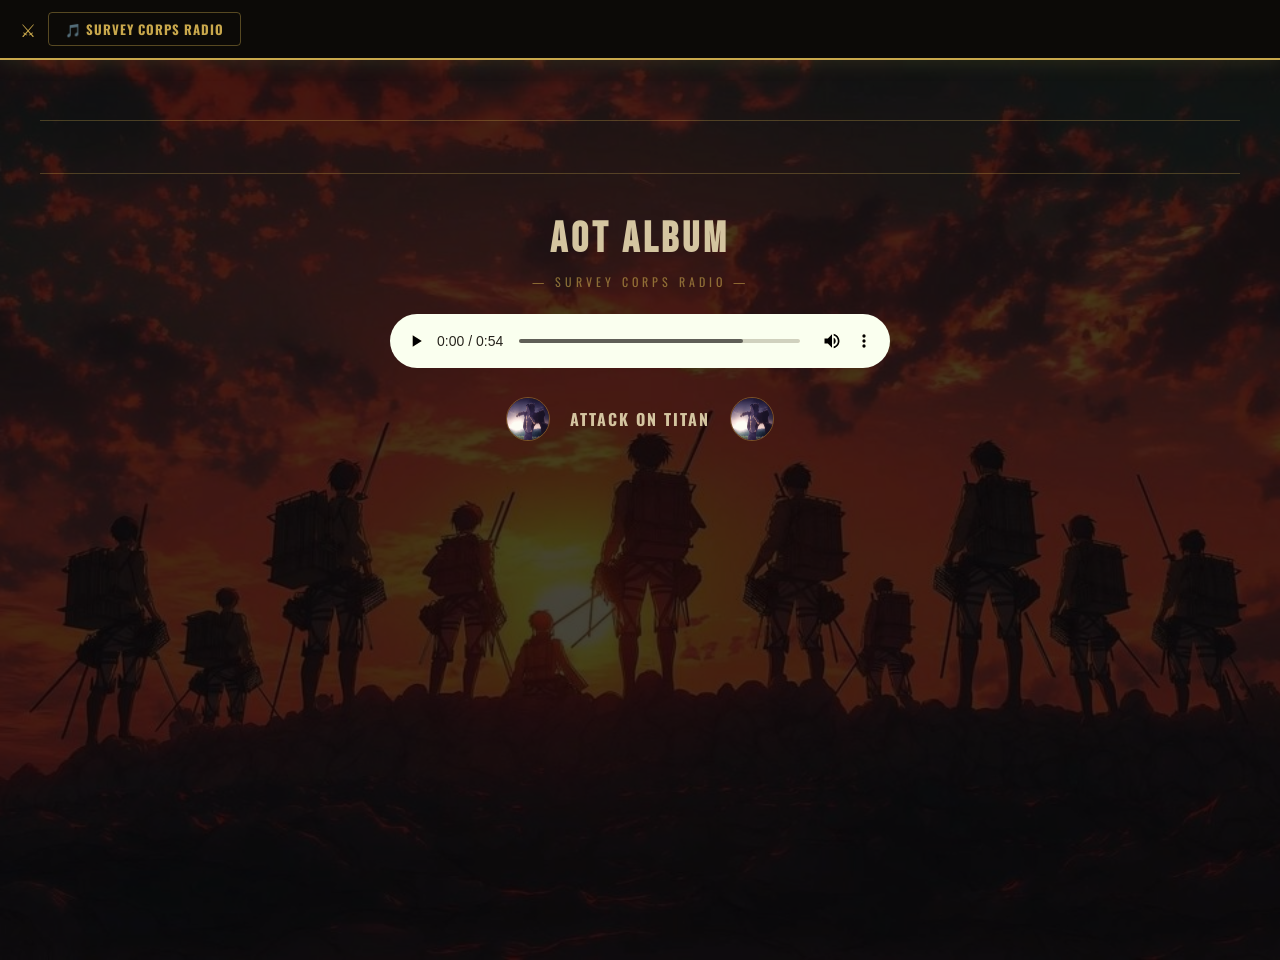
<file: ACT4_GARCIA/ACT 4.html>
<!DOCTYPE html>
<html>
<head>
    <title>Activity 4 - Audio</title>
    <link rel="icon" href="hoy.jpg" type="image/jpg">
    <link href="https://fonts.googleapis.com/css2?family=Bebas+Neue&family=Oswald:wght@400;700&display=swap" rel="stylesheet">
    <style>
        :root {
            --gold: #c9a84c;
            --dark-gold: #8b6914;
            --green: #3a5a2a;
            --dark-green: #1e3318;
            --cream: #d4c5a0;
            --bg-dark: #0d0b08;
        }

        * { box-sizing: border-box; margin: 0; padding: 0; }
        body {
            font-family: 'Oswald', sans-serif;
            color: var(--cream);
            background: var(--bg-dark);
            min-height: 100vh;
        }

        /* WALL TEXTURE OVERLAY */
        body::after {
            content: '';
            position: fixed; inset: 0; z-index: -1;
            background-image:
                repeating-linear-gradient(0deg, transparent, transparent 40px, rgba(201,168,76,0.03) 40px, rgba(201,168,76,0.03) 41px),
                repeating-linear-gradient(90deg, transparent, transparent 40px, rgba(201,168,76,0.03) 40px, rgba(201,168,76,0.03) 41px);
            pointer-events: none;
        }

        /* NAV */
        nav {
            position: sticky; top: 0; z-index: 999;
            background: rgba(13,11,8,0.96); backdrop-filter: blur(10px);
            display: flex; gap: 6px; padding: 12px 20px;
            flex-wrap: wrap;
            border-bottom: 2px solid var(--gold);
            box-shadow: 0 2px 20px rgba(201,168,76,0.15);
        }
        nav::before {
            content: '⚔';
            color: var(--gold);
            font-size: 18px;
            display: flex;
            align-items: center;
            margin-right: 6px;
        }
        nav a {
            color: var(--gold); text-decoration: none; font-size: 13px;
            font-weight: bold; padding: 6px 16px;
            border: 1px solid rgba(201,168,76,0.4); border-radius: 4px;
            letter-spacing: 1px; text-transform: uppercase;
            transition: background 0.3s, color 0.3s, box-shadow 0.3s;
            font-family: 'Oswald', sans-serif;
        }
        nav a:hover {
            background: var(--gold); color: var(--bg-dark);
            box-shadow: 0 0 12px rgba(201,168,76,0.5);
        }

        /* MAIN CONTENT */
        .main-content {
            background: url('hoy.jpg') no-repeat center center / cover;
            min-height: 100vh;
            position: relative; padding: 60px 40px;
        }
        .main-content::before {
            content: ''; position: absolute; inset: 0;
            background: rgba(8,6,4,0.75);
            pointer-events: none;
        }
        .playlist-bar {
            overflow: hidden; white-space: nowrap; padding: 14px 0; margin-bottom: 40px;
            border-top: 1px solid rgba(201,168,76,0.3);
            border-bottom: 1px solid rgba(201,168,76,0.3);
            position: relative;
        }
        .scroll-text {
            display: inline-block; color: var(--gold); font-size: 16px;
            font-weight: bold; padding-left: 100%;
            animation: scrolling 22s linear infinite;
            text-shadow: 0 0 8px rgba(201,168,76,0.6);
            letter-spacing: 2px; text-transform: uppercase;
            font-family: 'Oswald', sans-serif;
        }
        @keyframes scrolling { 0% { transform: translateX(0%); } 100% { transform: translateX(-100%); } }
        .audio-box { 
            text-align: center; 
            position: relative;
            max-width: 800px;
            margin: 0 auto;
        }
        .soft2-title {
            font-family: 'Bebas Neue', cursive;
            font-size: 42px; color: var(--cream); margin-bottom: 8px;
            letter-spacing: 4px;
            transition: color 0.3s; cursor: default;
        }
        .soft2-title:hover { color: var(--gold); }
        .audio-subtitle {
            font-size: 12px; letter-spacing: 4px; color: rgba(201,168,76,0.6);
            text-transform: uppercase; margin-bottom: 24px;
        }
        audio {
            filter: sepia(0.3) hue-rotate(20deg);
            border-radius: 4px;
            width: 100%;
            max-width: 500px;
        }
        .gif-row { 
            display: flex; align-items: center; justify-content: center; gap: 20px; margin-top: 24px; 
        }
        .gif { 
            width: 44px; height: 44px; border-radius: 50%; 
            border: 1px solid rgba(201,168,76,0.4); 
        }
        .gif-label {
            color: var(--cream); font-size: 16px; font-weight: bold;
            letter-spacing: 2px; font-family: 'Oswald', sans-serif;
        }
    </style>
</head>
<body>

<nav>
    <a href="#audio">🎵 Survey Corps Radio</a>
</nav>

<div class="main-content">
    <div class="playlist-bar">
        <div class="scroll-text">⚔ Hiroyuki Sawano "Attack on Titan" • AOT Album • Survey Corps Radio • Beyond the Walls ⚔</div>
    </div>
    
    <div class="audio-box" id="audio">
        <h2 class="soft2-title">AOT ALBUM</h2>
        <p class="audio-subtitle">— Survey Corps Radio —</p>
        <audio controls>
            <source src="armin.mp3" type="audio/mpeg">
            Your browser does not support the audio element.
        </audio>
        
        <div class="gif-row">
            <img class="gif" src="ABSLALA.gif" alt="ABSLALA gif">
            <span class="gif-label">ATTACK ON TITAN</span>
            <img class="gif" src="ABSLALA.gif" alt="ABSLALA gif">
        </div>
    </div>
</div>

</body>
</html>
</file>
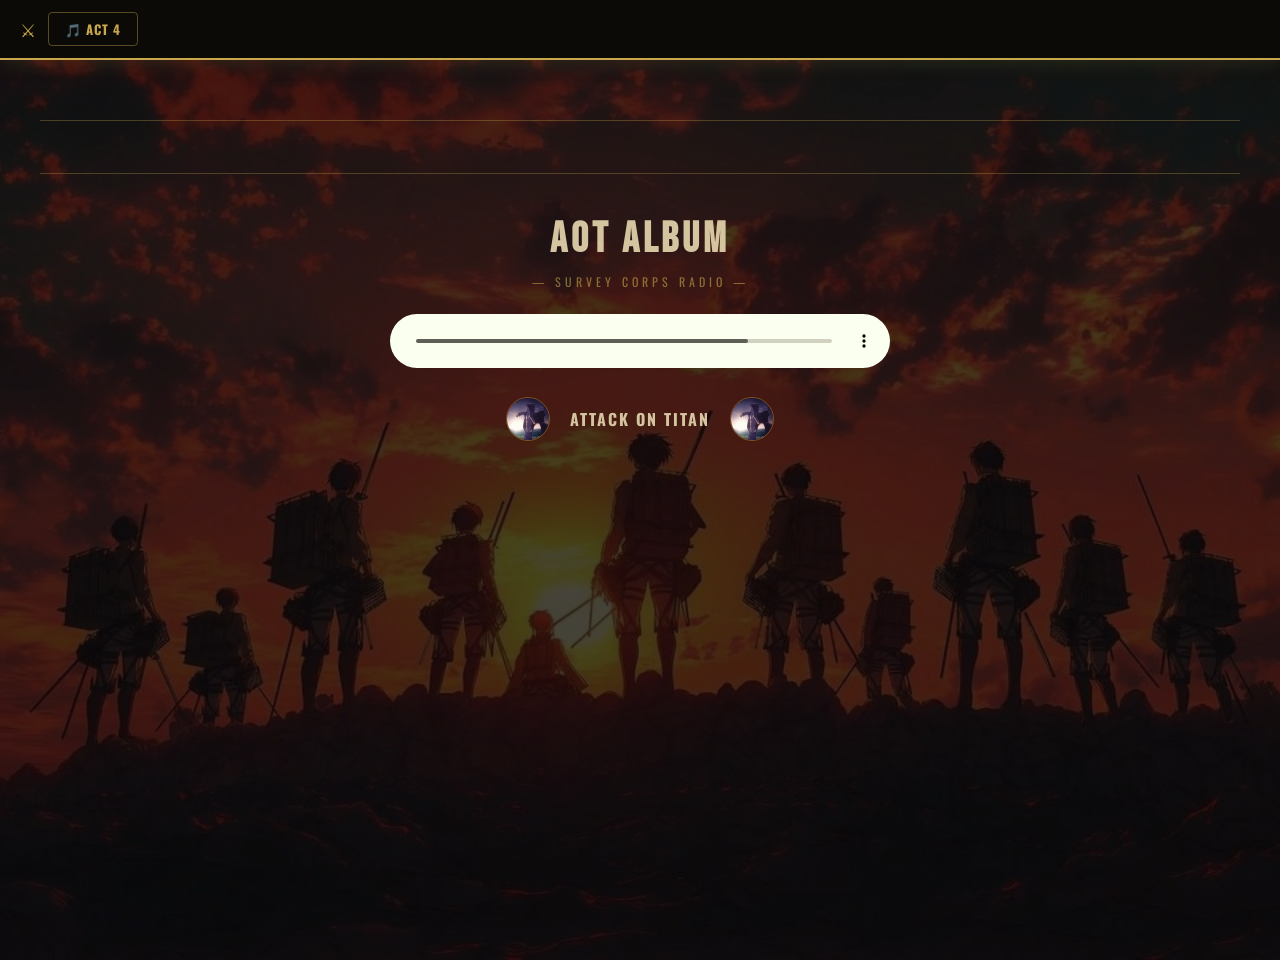
<file: ACT4_GARCIA/ACT4.html>
<!DOCTYPE html>
<html>
<head>
    <title>Activity 4 - Audio</title>
    <link rel="icon" href="hoy.jpg" type="image/jpg">
    <link href="https://fonts.googleapis.com/css2?family=Bebas+Neue&family=Oswald:wght@400;700&display=swap" rel="stylesheet">
    <style>
        :root {
            --gold: #c9a84c;
            --dark-gold: #8b6914;
            --green: #3a5a2a;
            --dark-green: #1e3318;
            --cream: #d4c5a0;
            --bg-dark: #0d0b08;
        }

        * { box-sizing: border-box; margin: 0; padding: 0; }
        body {
            font-family: 'Oswald', sans-serif;
            color: var(--cream);
            background: var(--bg-dark);
            min-height: 100vh;
        }

        /* WALL TEXTURE OVERLAY */
        body::after {
            content: '';
            position: fixed; inset: 0; z-index: -1;
            background-image:
                repeating-linear-gradient(0deg, transparent, transparent 40px, rgba(201,168,76,0.03) 40px, rgba(201,168,76,0.03) 41px),
                repeating-linear-gradient(90deg, transparent, transparent 40px, rgba(201,168,76,0.03) 40px, rgba(201,168,76,0.03) 41px);
            pointer-events: none;
        }

        /* NAV */
        nav {
            position: sticky; top: 0; z-index: 999;
            background: rgba(13,11,8,0.96); backdrop-filter: blur(10px);
            display: flex; gap: 6px; padding: 12px 20px;
            flex-wrap: wrap;
            border-bottom: 2px solid var(--gold);
            box-shadow: 0 2px 20px rgba(201,168,76,0.15);
        }
        nav::before {
            content: '⚔';
            color: var(--gold);
            font-size: 18px;
            display: flex;
            align-items: center;
            margin-right: 6px;
        }
        nav a {
            color: var(--gold); text-decoration: none; font-size: 13px;
            font-weight: bold; padding: 6px 16px;
            border: 1px solid rgba(201,168,76,0.4); border-radius: 4px;
            letter-spacing: 1px; text-transform: uppercase;
            transition: background 0.3s, color 0.3s, box-shadow 0.3s;
            font-family: 'Oswald', sans-serif;
        }
        nav a:hover {
            background: var(--gold); color: var(--bg-dark);
            box-shadow: 0 0 12px rgba(201,168,76,0.5);
        }

        /* MAIN CONTENT */
        .main-content {
            background: url('hoy.jpg') no-repeat center center / cover;
            min-height: 100vh;
            position: relative; padding: 60px 40px;
        }
        .main-content::before {
            content: ''; position: absolute; inset: 0;
            background: rgba(8,6,4,0.75);
            pointer-events: none;
        }
        .playlist-bar {
            overflow: hidden; white-space: nowrap; padding: 14px 0; margin-bottom: 40px;
            border-top: 1px solid rgba(201,168,76,0.3);
            border-bottom: 1px solid rgba(201,168,76,0.3);
            position: relative;
        }
        .scroll-text {
            display: inline-block; color: var(--gold); font-size: 16px;
            font-weight: bold; padding-left: 100%;
            animation: scrolling 22s linear infinite;
            text-shadow: 0 0 8px rgba(201,168,76,0.6);
            letter-spacing: 2px; text-transform: uppercase;
            font-family: 'Oswald', sans-serif;
        }
        @keyframes scrolling { 0% { transform: translateX(0%); } 100% { transform: translateX(-100%); } }
        .audio-box { 
            text-align: center; 
            position: relative;
            max-width: 800px;
            margin: 0 auto;
        }
        .soft2-title {
            font-family: 'Bebas Neue', cursive;
            font-size: 42px; color: var(--cream); margin-bottom: 8px;
            letter-spacing: 4px;
            transition: color 0.3s; cursor: default;
        }
        .soft2-title:hover { color: var(--gold); }
        .audio-subtitle {
            font-size: 12px; letter-spacing: 4px; color: rgba(201,168,76,0.6);
            text-transform: uppercase; margin-bottom: 24px;
        }
        audio {
            filter: sepia(0.3) hue-rotate(20deg);
            border-radius: 4px;
            width: 100%;
            max-width: 500px;
        }
        .gif-row { 
            display: flex; align-items: center; justify-content: center; gap: 20px; margin-top: 24px; 
        }
        .gif { 
            width: 44px; height: 44px; border-radius: 50%; 
            border: 1px solid rgba(201,168,76,0.4); 
        }
        .gif-label {
            color: var(--cream); font-size: 16px; font-weight: bold;
            letter-spacing: 2px; font-family: 'Oswald', sans-serif;
        }
    </style>
</head>
<body>

<nav>
    <a href="#audio">🎵 ACT 4 </a>
</nav>

<div class="main-content">
    <div class="playlist-bar">
        <div class="scroll-text">⚔ Hiroyuki Sawano "Attack on Titan" • AOT Album • Survey Corps Radio • Beyond the Walls ⚔</div>
    </div>
    
    <div class="audio-box" id="audio">
        <h2 class="soft2-title">AOT ALBUM</h2>
        <p class="audio-subtitle">— Survey Corps Radio —</p>
        <audio controls>
            <source src="armin.mp3" type="audio/mpeg">
            Your browser does not support the audio element.
        </audio>
        
        <div class="gif-row">
            <img class="gif" src="ABSLALA.gif" alt="ABSLALA gif">
            <span class="gif-label">ATTACK ON TITAN</span>
            <img class="gif" src="ABSLALA.gif" alt="ABSLALA gif">
        </div>
    </div>
</div>

</body>
</html>
</file>
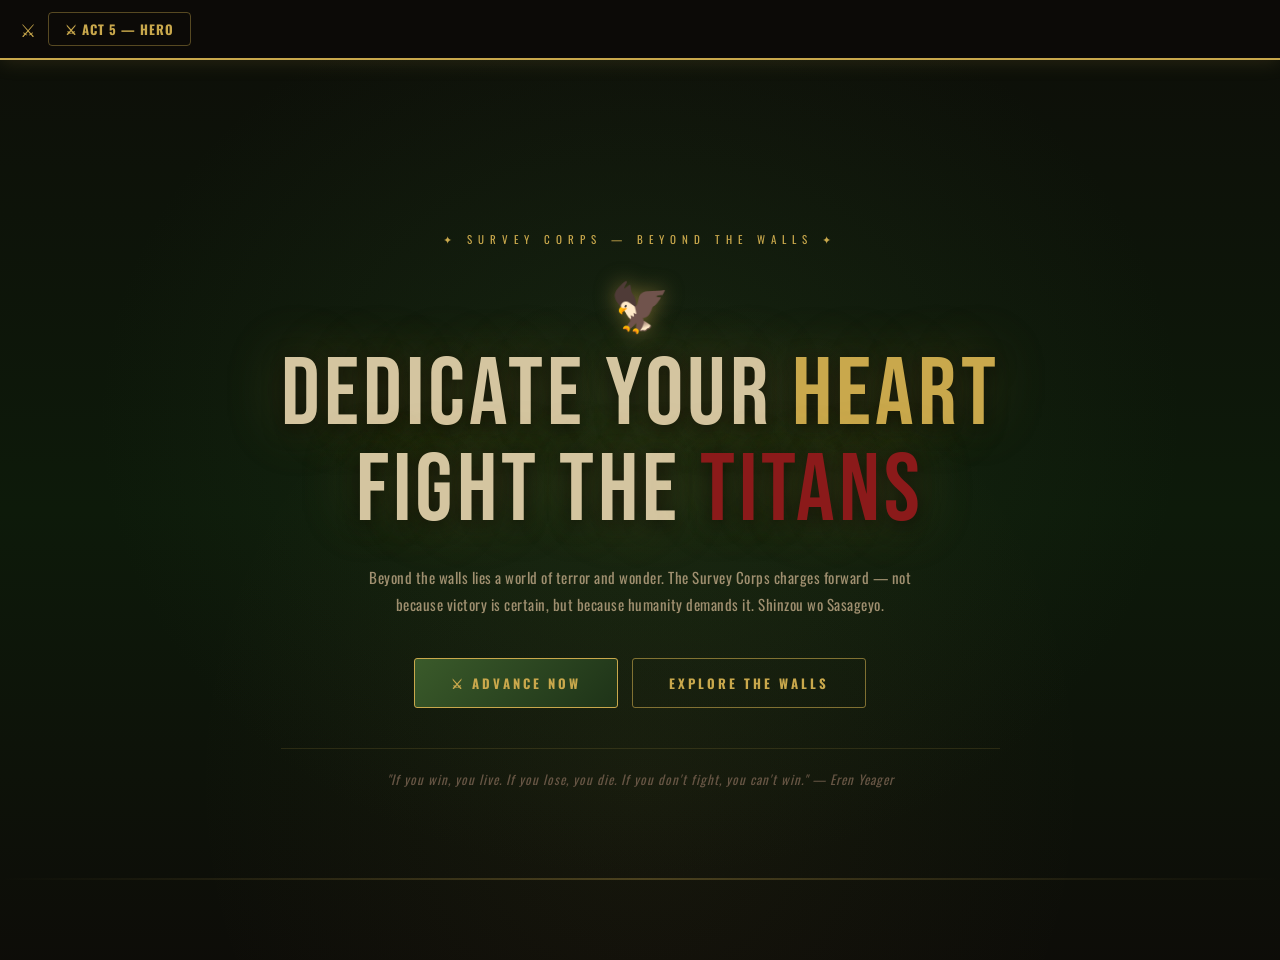
<file: ACT5_GARCIA/ACT5.html>
<!DOCTYPE html>
<html>
<head>
    <title>Activity 5 - Hero</title>
    <link rel="icon" href="hoy.jpg" type="image/jpg">
    <link href="https://fonts.googleapis.com/css2?family=Bebas+Neue&family=Cinzel:wght@700&family=Oswald:wght@400;700&display=swap" rel="stylesheet">
    <style>
        :root {
            --gold: #c9a84c;
            --dark-gold: #8b6914;
            --green: #3a5a2a;
            --dark-green: #1e3318;
            --brown: #2c1a0e;
            --light-brown: #5c3d1e;
            --cream: #d4c5a0;
            --red: #8b1a1a;
            --bg-dark: #0d0b08;
        }

        * { box-sizing: border-box; margin: 0; padding: 0; }
        body {
            font-family: 'Oswald', sans-serif;
            color: var(--cream);
            background: var(--bg-dark);
            min-height: 100vh;
        }

        /* WALL TEXTURE OVERLAY */
        body::after {
            content: '';
            position: fixed; inset: 0; z-index: -1;
            background-image:
                repeating-linear-gradient(0deg, transparent, transparent 40px, rgba(201,168,76,0.03) 40px, rgba(201,168,76,0.03) 41px),
                repeating-linear-gradient(90deg, transparent, transparent 40px, rgba(201,168,76,0.03) 40px, rgba(201,168,76,0.03) 41px);
            pointer-events: none;
        }

        /* NAV */
        nav {
            position: sticky; top: 0; z-index: 999;
            background: rgba(13,11,8,0.96); backdrop-filter: blur(10px);
            display: flex; gap: 6px; padding: 12px 20px;
            flex-wrap: wrap;
            border-bottom: 2px solid var(--gold);
            box-shadow: 0 2px 20px rgba(201,168,76,0.15);
        }
        nav::before {
            content: '⚔';
            color: var(--gold);
            font-size: 18px;
            display: flex;
            align-items: center;
            margin-right: 6px;
        }
        nav a {
            color: var(--gold); text-decoration: none; font-size: 13px;
            font-weight: bold; padding: 6px 16px;
            border: 1px solid rgba(201,168,76,0.4); border-radius: 4px;
            letter-spacing: 1px; text-transform: uppercase;
            transition: background 0.3s, color 0.3s, box-shadow 0.3s;
            font-family: 'Oswald', sans-serif;
        }
        nav a:hover {
            background: var(--gold); color: var(--bg-dark);
            box-shadow: 0 0 12px rgba(201,168,76,0.5);
        }

        /* HERO SECTION */
        .hero-section {
            min-height: 100vh;
            background:
                linear-gradient(180deg, rgba(13,11,8,0.7) 0%, rgba(13,26,10,0.5) 50%, rgba(13,11,8,0.9) 100%),
                url('https://i.imgur.com/placeholder.jpg') center/cover no-repeat;
            background-color: #0d1a0a;
            display: flex; align-items: center; justify-content: center;
            text-align: center; position: relative; overflow: hidden;
        }
        .hero-section::before {
            content: '';
            position: absolute; inset: 0;
            background:
                radial-gradient(ellipse at 50% 40%, rgba(58,90,42,0.2) 0%, transparent 60%),
                radial-gradient(ellipse at 50% 80%, rgba(201,168,76,0.05) 0%, transparent 50%);
            pointer-events: none;
        }
        /* Animated titan silhouette lines */
        .hero-section::after {
            content: '';
            position: absolute; bottom: 80px; left: 0; right: 0; height: 2px;
            background: linear-gradient(90deg, transparent, rgba(201,168,76,0.3), transparent);
            animation: scanline 4s ease-in-out infinite;
        }
        @keyframes scanline {
            0%, 100% { opacity: 0; transform: scaleX(0.3); }
            50% { opacity: 1; transform: scaleX(1); }
        }
        .hero {
            position: relative; max-width: 800px; padding: 60px 20px;
        }
        .hero-tag {
            font-size: 11px; letter-spacing: 6px; color: var(--gold);
            text-transform: uppercase; margin-bottom: 20px;
            font-family: 'Oswald', sans-serif;
        }
        .hero-wings {
            font-size: 48px; margin-bottom: 10px;
            filter: drop-shadow(0 0 10px rgba(201,168,76,0.5));
            animation: float 3s ease-in-out infinite;
        }
        @keyframes float {
            0%, 100% { transform: translateY(0); }
            50% { transform: translateY(-8px); }
        }
        .hero-title {
            font-family: 'Bebas Neue', cursive;
            font-size: clamp(48px, 8vw, 96px);
            font-weight: 400; line-height: 1;
            margin-bottom: 24px;
            text-shadow: 0 0 60px rgba(201,168,76,0.3), 0 4px 20px rgba(0,0,0,0.8);
            letter-spacing: 4px;
        }
        .hero-title span { color: var(--gold); }
        .hero-title .red { color: var(--red); }
        .hero-sub {
            font-size: 15px; color: #a09070; line-height: 1.8;
            margin-bottom: 40px; max-width: 560px; margin-left: auto; margin-right: auto;
            letter-spacing: 0.5px;
        }
        .hero-btns { 
            display: flex; gap: 14px; justify-content: center; flex-wrap: wrap; 
        }
        .btn-primary {
            padding: 14px 36px;
            background: linear-gradient(135deg, var(--green), var(--dark-green));
            color: var(--gold); font-weight: bold; font-size: 13px;
            border: 1px solid var(--gold); border-radius: 3px; cursor: pointer;
            letter-spacing: 3px; text-transform: uppercase;
            font-family: 'Oswald', sans-serif;
            transition: all 0.3s;
        }
        .btn-primary:hover {
            background: linear-gradient(135deg, #4a7a3a, var(--green));
            box-shadow: 0 0 24px rgba(58,90,42,0.7);
        }
        .btn-outline {
            padding: 14px 36px; background: transparent;
            color: var(--gold); font-weight: bold; font-size: 13px;
            border: 1px solid rgba(201,168,76,0.6); border-radius: 3px; cursor: pointer;
            letter-spacing: 3px; text-transform: uppercase;
            font-family: 'Oswald', sans-serif;
            transition: all 0.3s;
        }
        .btn-outline:hover {
            background: rgba(201,168,76,0.1);
            border-color: var(--gold);
            box-shadow: 0 0 16px rgba(201,168,76,0.3);
        }
        .hero-quote {
            margin-top: 40px; font-size: 13px; color: #665544;
            font-style: italic; letter-spacing: 1px;
            border-top: 1px solid rgba(201,168,76,0.15);
            padding-top: 20px;
        }
    </style>
</head>
<body>

<nav>
    <a href="#hero">⚔ Act 5 — Hero</a>
</nav>

<div class="hero-section" id="hero">
    <div class="hero">
        <p class="hero-tag">✦ Survey Corps — Beyond the Walls ✦</p>
        <div class="hero-wings">🦅</div>
        <h1 class="hero-title">
            Dedicate Your <span>Heart</span><br>
            Fight the <span class="red">Titans</span>
        </h1>
        <p class="hero-sub">
            Beyond the walls lies a world of terror and wonder. The Survey Corps charges forward — not because victory is certain, but because humanity demands it. Shinzou wo Sasageyo.
        </p>
        <div class="hero-btns">
            <button class="btn-primary">⚔ ADVANCE NOW</button>
            <button class="btn-outline">EXPLORE THE WALLS</button>
        </div>
        <p class="hero-quote">"If you win, you live. If you lose, you die. If you don't fight, you can't win." — Eren Yeager</p>
    </div>
</div>

</body>
</html>
</file>
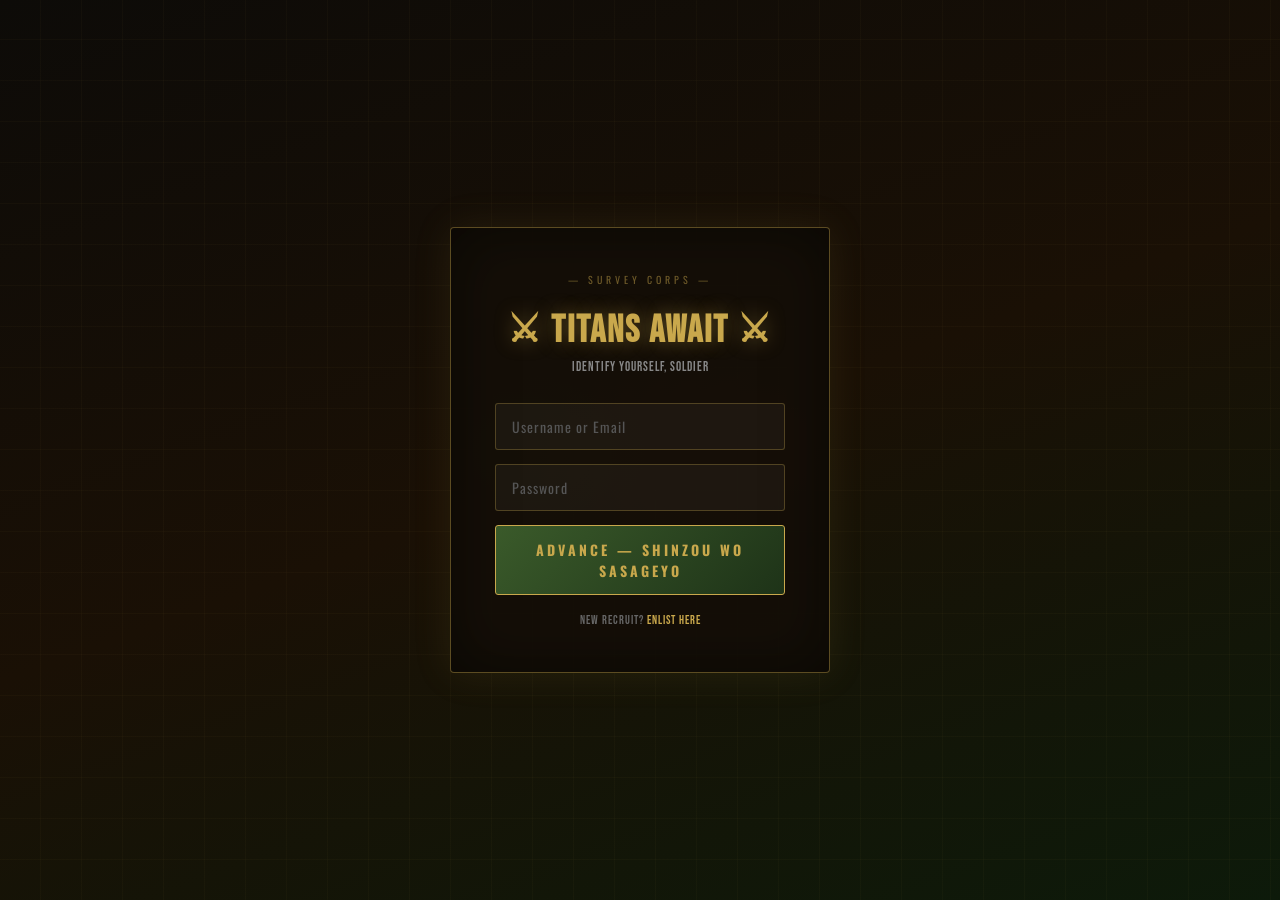
<file: ACT6_GARCIA/ACT6.html>
<!DOCTYPE html>
<html>
<head>
    <title>Activity 6 - Login</title>
     <link href="https://fonts.googleapis.com/css2?family=Bebas+Neue&family=Oswald:wght@400;700&display=swap" rel="stylesheet">
    <style>
        :root {
            --gold: #c9a84c;
            --dark-gold: #8b6914;
            --green: #3a5a2a;
            --dark-green: #1e3318;
            --cream: #d4c5a0;
            --red: #8b1a1a;
            --bg-dark: #0d0b08;
        }

        * { box-sizing: border-box; margin: 0; padding: 0; }
        body {
            font-family: 'Bebas Neue', cursive;
            color: var(--cream);
            background: var(--bg-dark);
            min-height: 100vh;
            display: flex;
            align-items: center;
            justify-content: center;
        }

        /* WALL TEXTURE OVERLAY */
        body::after {
            content: '';
            position: fixed; inset: 0; z-index: -1;
            background-image:
                repeating-linear-gradient(0deg, transparent, transparent 40px, rgba(201,168,76,0.03) 40px, rgba(201,168,76,0.03) 41px),
                repeating-linear-gradient(90deg, transparent, transparent 40px, rgba(201,168,76,0.03) 40px, rgba(201,168,76,0.03) 41px);
            pointer-events: none;
        }

        /* BACKGROUND GRADIENT */
        body::before {
            content: '';
            position: fixed; inset: 0; z-index: -2;
            background: linear-gradient(160deg, #0d0b08 0%, #1a1005 50%, #0d1a0a 100%);
        }

        /* SURVEY CORPS OVERLAY */
        body > div::before {
            content: '';
            position: absolute; inset: 0;
            background:
                radial-gradient(ellipse at 20% 50%, rgba(58,90,42,0.15) 0%, transparent 60%),
                radial-gradient(ellipse at 80% 50%, rgba(139,26,26,0.1) 0%, transparent 60%);
            pointer-events: none;
        }

        /* LOGIN BOX */
        .login-box {
            position: relative;
            background: rgba(20,15,8,0.9);
            border: 1px solid rgba(201,168,76,0.4);
            border-radius: 4px; 
            padding: 44px; 
            width: 380px;
            max-width: 90vw;
            text-align: center;
            box-shadow: 0 0 40px rgba(201,168,76,0.1), inset 0 0 60px rgba(0,0,0,0.5);
            animation: fadeInUp 1s ease-out;
        }
        @keyframes fadeInUp {
            from { opacity: 0; transform: translateY(30px); }
            to { opacity: 1; transform: translateY(0); }
        }
        .login-box::before {
            content: '— SURVEY CORPS —';
            display: block;
            font-size: 10px; letter-spacing: 4px; color: rgba(201,168,76,0.5);
            margin-bottom: 20px; font-family: 'Oswald', sans-serif;
            text-transform: uppercase;
        }
        .login-box h1 {
            font-family: 'Bebas Neue', cursive;
            font-size: clamp(18px, 6vw, 38px); margin-bottom: 6px;
            color: var(--gold);
            text-shadow: 0 0 20px rgba(201,168,76,0.4);
            letter-spacing: 2px;
            text-transform: uppercase;
            white-space: nowrap;
        }
        .login-box p { 
            color: #888; 
            font-size: 13px; 
            margin-bottom: 28px; 
            letter-spacing: 1px; 
        }
        .login-box input {
            width: 100%; 
            padding: 12px 16px; 
            margin-bottom: 14px;
            border-radius: 3px; 
            border: 1px solid rgba(201,168,76,0.3);
            background: rgba(255,255,255,0.04); 
            color: var(--cream);
            font-size: 14px; 
            outline: none; 
            transition: border 0.3s, box-shadow 0.3s;
            font-family: 'Oswald', sans-serif; 
            letter-spacing: 1px;
        }
        .login-box input:focus {
            border-color: var(--gold);
            box-shadow: 0 0 10px rgba(201,168,76,0.2);
        }
        .login-box input::placeholder { 
            color: #555; 
        }
        .login-box button {
            width: 100%; 
            padding: 13px;
            background: linear-gradient(135deg, var(--green), var(--dark-green));
            color: var(--gold); 
            font-weight: bold; 
            font-size: 14px;
            border: 1px solid var(--gold); 
            border-radius: 3px; 
            cursor: pointer;
            letter-spacing: 3px; 
            text-transform: uppercase;
            font-family: 'Oswald', sans-serif;
            transition: background 0.3s, box-shadow 0.3s;
        }
        .login-box button:hover {
            background: linear-gradient(135deg, #4a7a3a, var(--green));
            box-shadow: 0 0 20px rgba(58,90,42,0.6);
        }
        .login-box button:active {
            transform: scale(0.98);
        }
        .login-box .link { 
            margin-top: 18px; 
            font-size: 12px; 
            color: #666; 
            letter-spacing: 1px; 
        }
        .login-box .link a { 
            color: var(--gold); 
            text-decoration: none; 
        }
        .login-box .link a:hover {
            text-decoration: underline;
        }
        .error-msg { 
            color: #cc4444; 
            font-size: 13px; 
            margin-bottom: 10px; 
            display: none; 
            letter-spacing: 1px;
        }
        .error-msg.shake {
            animation: shake 0.5s ease-in-out;
        }
        @keyframes shake {
            0%, 100% { transform: translateX(0); }
            25% { transform: translateX(-5px); }
            75% { transform: translateX(5px); }
        }
        .success-screen {
            display: none;
            text-align: center;
            padding: 44px;
            background: rgba(20,15,8,0.9);
            border: 1px solid rgba(201,168,76,0.4);
            border-radius: 4px;
            width: 380px;
            max-width: 90vw;
            box-shadow: 0 0 40px rgba(201,168,76,0.1);
        }
        .success-screen h1 {
            color: var(--green);
            font-family: 'Bebas Neue', cursive;
            font-size: 28px;
            margin-bottom: 20px;
            letter-spacing: 2px;
        }
        .success-screen p {
            color: var(--gold);
            font-size: 14px;
            margin-bottom: 30px;
        }
        .success-btn {
            background: linear-gradient(135deg, var(--gold), var(--dark-gold));
            color: var(--bg-dark);
            border: none;
            padding: 12px 30px;
            font-size: 13px;
            font-weight: bold;
            border-radius: 3px;
            cursor: pointer;
            letter-spacing: 2px;
            text-transform: uppercase;
            font-family: 'Oswald', sans-serif;
            transition: all 0.3s;
        }
        .success-btn:hover {
            transform: translateY(-2px);
            box-shadow: 0 5px 20px rgba(201,168,76,0.4);
        }
    </style>
</head>
<body>

<div class="login-container" style="position:relative;">
    <!-- LOGIN SCREEN -->
    <div class="login-box" id="loginBox">
        <h1>⚔ TITANS AWAIT ⚔</h1>
        <p>Identify yourself, soldier</p>
        <div class="error-msg" id="error-msg">All fields required, soldier.</div>
        <input type="text" id="username" placeholder="Username or Email">
        <input type="password" id="password" placeholder="Password">
        <button onclick="doLogin()">ADVANCE — SHINZOU WO SASAGEYO</button>
        <div class="link">New recruit? <a href="#">Enlist here</a></div>
    </div>

    <!-- SUCCESS SCREEN -->
    <div class="success-screen" id="successScreen">
        <h1>✅ ACCESS GRANTED</h1>
        <p>Soldier identified. Welcome to the Survey Corps.</p>
        <p style="font-size: 11px; color: #888; margin-top: 20px;">Shinzou wo sasageyo!</p>
        <button class="success-btn" onclick="resetLogin()">⚔ BACK TO LOGIN</button>
    </div>
</div>

<script>
    function doLogin() {
        const u = document.getElementById('username').value.trim();
        const p = document.getElementById('password').value.trim();
        const errorMsg = document.getElementById('error-msg');
        const loginBox = document.getElementById('loginBox');
        const successScreen = document.getElementById('successScreen');

        // Reset error message
        errorMsg.style.display = 'none';

        // Validation
        if (!u || !p) {
            errorMsg.style.display = 'block';
            errorMsg.classList.remove('shake');
            void errorMsg.offsetWidth; // reflow to restart animation
            errorMsg.classList.add('shake');
            return;
        }

        // Success - show success screen
        loginBox.style.display = 'none';
        successScreen.style.display = 'block';
        successScreen.style.animation = 'fadeInUp 0.8s ease-out';
    }

    function resetLogin() {
        const loginBox = document.getElementById('loginBox');
        const successScreen = document.getElementById('successScreen');
        const username = document.getElementById('username');
        const password = document.getElementById('password');

        // Hide success, show login
        successScreen.style.display = 'none';
        loginBox.style.display = 'block';

        // Clear fields
        username.value = '';
        password.value = '';
    }

    // Enter key support
    document.addEventListener('keypress', function(e) {
        if (e.key === 'Enter') {
            doLogin();
        }
    });
</script>

</body>
</html>
</file>
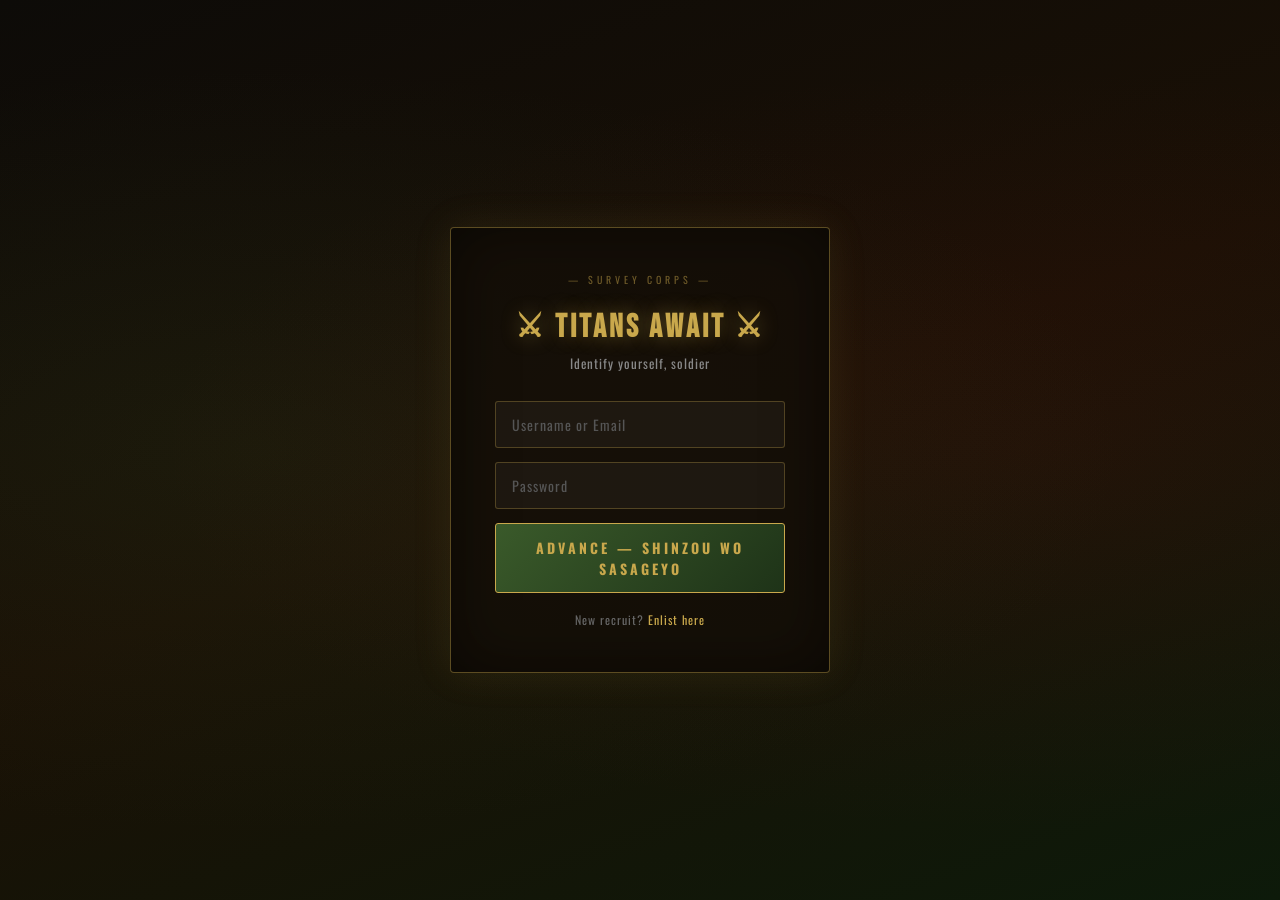
<file: VSCODE_GARCIA_ACT7/DEYONCEgarcia__.html>
<!DOCTYPE html>
<html>
<head>
    <title>Activity 7 - Pagination</title>
    <link rel="icon" href="hoy.jpg" type="image/jpg">
    <link href="https://fonts.googleapis.com/css2?family=Bebas+Neue&family=Cinzel:wght@700&family=Oswald:wght@400;700&display=swap" rel="stylesheet">
    <style>
        :root {
            --gold: #c9a84c;
            --dark-gold: #8b6914;
            --green: #3a5a2a;
            --dark-green: #1e3318;
            --brown: #2c1a0e;
            --light-brown: #5c3d1e;
            --cream: #d4c5a0;
            --red: #8b1a1a;
            --bg-dark: #0d0b08;
        }

        * { box-sizing: border-box; margin: 0; padding: 0; }
        body {
            font-family: 'Oswald', sans-serif;
            color: var(--cream);
            background: var(--bg-dark);
        }

        /* WALL TEXTURE OVERLAY */
        body::after {
            content: '';
            position: fixed; inset: 0; z-index: -1;
            background-image:
                repeating-linear-gradient(0deg, transparent, transparent 40px, rgba(201,168,76,0.03) 40px, rgba(201,168,76,0.03) 41px),
                repeating-linear-gradient(90deg, transparent, transparent 40px, rgba(201,168,76,0.03) 40px, rgba(201,168,76,0.03) 41px);
            pointer-events: none;
        }

        /* NAV */
        nav {
            position: sticky; top: 0; z-index: 999;
            background: rgba(13,11,8,0.96); backdrop-filter: blur(10px);
            display: flex; gap: 6px; padding: 12px 20px;
            flex-wrap: wrap;
            border-bottom: 2px solid var(--gold);
            box-shadow: 0 2px 20px rgba(201,168,76,0.15);
        }
        nav::before {
            content: '⚔';
            color: var(--gold);
            font-size: 18px;
            display: flex;
            align-items: center;
            margin-right: 6px;
        }
        nav a {
            color: var(--gold); text-decoration: none; font-size: 13px;
            font-weight: bold; padding: 6px 16px;
            border: 1px solid rgba(201,168,76,0.4); border-radius: 4px;
            letter-spacing: 1px; text-transform: uppercase;
            transition: background 0.3s, color 0.3s, box-shadow 0.3s;
            font-family: 'Oswald', sans-serif;
        }
        nav a:hover {
            background: var(--gold); color: var(--bg-dark);
            box-shadow: 0 0 12px rgba(201,168,76,0.5);
        }

        /* LOGIN GATE */
        #login-screen {
            position: fixed; inset: 0; z-index: 9999;
            background: linear-gradient(160deg, #0d0b08 0%, #1a1005 50%, #0d1a0a 100%);
            display: flex; align-items: center; justify-content: center;
        }
        #login-screen::before {
            content: '';
            position: absolute; inset: 0;
            background:
                radial-gradient(ellipse at 20% 50%, rgba(58,90,42,0.15) 0%, transparent 60%),
                radial-gradient(ellipse at 80% 50%, rgba(139,26,26,0.1) 0%, transparent 60%);
            pointer-events: none;
        }
        #main-content { display: none; }
        .login-box {
            position: relative;
            background: rgba(20,15,8,0.9);
            border: 1px solid rgba(201,168,76,0.4);
            border-radius: 4px; padding: 44px; width: 380px;
            text-align: center;
            box-shadow: 0 0 40px rgba(201,168,76,0.1), inset 0 0 60px rgba(0,0,0,0.5);
        }
        .login-box::before {
            content: '— SURVEY CORPS —';
            display: block;
            font-size: 10px; letter-spacing: 4px; color: rgba(201,168,76,0.5);
            margin-bottom: 20px; font-family: 'Oswald', sans-serif;
        }
        .login-box h1 {
            font-family: 'Bebas Neue', cursive;
            font-size: 32px; margin-bottom: 6px;
            color: var(--gold);
            text-shadow: 0 0 20px rgba(201,168,76,0.4);
            letter-spacing: 3px;
        }
        .login-box p { color: #888; font-size: 13px; margin-bottom: 28px; letter-spacing: 1px; }
        .login-box input {
            width: 100%; padding: 12px 16px; margin-bottom: 14px;
            border-radius: 3px; border: 1px solid rgba(201,168,76,0.3);
            background: rgba(255,255,255,0.04); color: var(--cream);
            font-size: 14px; outline: none; transition: border 0.3s, box-shadow 0.3s;
            font-family: 'Oswald', sans-serif; letter-spacing: 1px;
        }
        .login-box input:focus {
            border-color: var(--gold);
            box-shadow: 0 0 10px rgba(201,168,76,0.2);
        }
        .login-box input::placeholder { color: #555; }
        .login-box button {
            width: 100%; padding: 13px;
            background: linear-gradient(135deg, var(--green), var(--dark-green));
            color: var(--gold); font-weight: bold; font-size: 14px;
            border: 1px solid var(--gold); border-radius: 3px; cursor: pointer;
            letter-spacing: 3px; text-transform: uppercase;
            font-family: 'Oswald', sans-serif;
            transition: background 0.3s, box-shadow 0.3s;
        }
        .login-box button:hover {
            background: linear-gradient(135deg, #4a7a3a, var(--green));
            box-shadow: 0 0 20px rgba(58,90,42,0.6);
        }
        .login-box .link { margin-top: 18px; font-size: 12px; color: #666; letter-spacing: 1px; }
        .login-box .link a { color: var(--gold); text-decoration: none; }
        .error-msg { color: #cc4444; font-size: 13px; margin-bottom: 10px; display: none; letter-spacing: 1px; }

        /* ALL PAGES HIDDEN BY DEFAULT */
        .page { display: none; }

        /* PAGE 1 - HERO */
        #page1 {
            min-height: 100vh;
            background:
                linear-gradient(180deg, rgba(13,11,8,0.7) 0%, rgba(13,26,10,0.5) 50%, rgba(13,11,8,0.9) 100%),
                url('https://i.imgur.com/placeholder.jpg') center/cover no-repeat;
            background-color: #0d1a0a;
            align-items: center; justify-content: center;
            text-align: center; position: relative; overflow: hidden;
        }
        #page1::before {
            content: '';
            position: absolute; inset: 0;
            background:
                radial-gradient(ellipse at 50% 40%, rgba(58,90,42,0.2) 0%, transparent 60%),
                radial-gradient(ellipse at 50% 80%, rgba(201,168,76,0.05) 0%, transparent 50%);
            pointer-events: none;
        }
        /* Animated titan silhouette lines */
        #page1::after {
            content: '';
            position: absolute; bottom: 80px; left: 0; right: 0; height: 2px;
            background: linear-gradient(90deg, transparent, rgba(201,168,76,0.3), transparent);
            animation: scanline 4s ease-in-out infinite;
        }
        @keyframes scanline {
            0%, 100% { opacity: 0; transform: scaleX(0.3); }
            50% { opacity: 1; transform: scaleX(1); }
        }
        .hero { position: relative; max-width: 800px; padding: 60px 20px; }
        .hero-tag {
            font-size: 11px; letter-spacing: 6px; color: var(--gold);
            text-transform: uppercase; margin-bottom: 20px;
            font-family: 'Oswald', sans-serif;
        }
        .hero-wings {
            font-size: 48px; margin-bottom: 10px;
            filter: drop-shadow(0 0 10px rgba(201,168,76,0.5));
            animation: float 3s ease-in-out infinite;
        }
        @keyframes float {
            0%, 100% { transform: translateY(0); }
            50% { transform: translateY(-8px); }
        }
        .hero-title {
            font-family: 'Bebas Neue', cursive;
            font-size: clamp(48px, 8vw, 96px);
            font-weight: 400; line-height: 1;
            margin-bottom: 24px;
            text-shadow: 0 0 60px rgba(201,168,76,0.3), 0 4px 20px rgba(0,0,0,0.8);
            letter-spacing: 4px;
        }
        .hero-title span { color: var(--gold); }
        .hero-title .red { color: var(--red); }
        .hero-sub {
            font-size: 15px; color: #a09070; line-height: 1.8;
            margin-bottom: 40px; max-width: 560px; margin-left: auto; margin-right: auto;
            letter-spacing: 0.5px;
        }
        .hero-btns { display: flex; gap: 14px; justify-content: center; flex-wrap: wrap; }
        .btn-primary {
            padding: 14px 36px;
            background: linear-gradient(135deg, var(--green), var(--dark-green));
            color: var(--gold); font-weight: bold; font-size: 13px;
            border: 1px solid var(--gold); border-radius: 3px; cursor: pointer;
            letter-spacing: 3px; text-transform: uppercase;
            font-family: 'Oswald', sans-serif;
            transition: all 0.3s;
        }
        .btn-primary:hover {
            background: linear-gradient(135deg, #4a7a3a, var(--green));
            box-shadow: 0 0 24px rgba(58,90,42,0.7);
        }
        .btn-outline {
            padding: 14px 36px; background: transparent;
            color: var(--gold); font-weight: bold; font-size: 13px;
            border: 1px solid rgba(201,168,76,0.6); border-radius: 3px; cursor: pointer;
            letter-spacing: 3px; text-transform: uppercase;
            font-family: 'Oswald', sans-serif;
            transition: all 0.3s;
        }
        .btn-outline:hover {
            background: rgba(201,168,76,0.1);
            border-color: var(--gold);
            box-shadow: 0 0 16px rgba(201,168,76,0.3);
        }
        .hero-quote {
            margin-top: 40px; font-size: 13px; color: #665544;
            font-style: italic; letter-spacing: 1px;
            border-top: 1px solid rgba(201,168,76,0.15);
            padding-top: 20px;
        }

        /* PAGE 2 - ACT 4 */
        #page2 {
            min-height: 100vh;
            background: url('hoy.jpg') no-repeat center center / cover;
            position: relative; padding: 60px 40px;
        }
        #page2::before {
            content: ''; position: absolute; inset: 0;
            background: rgba(8,6,4,0.75);
            pointer-events: none;
        }
        #page2 .playlist-bar, #page2 .audio-box { position: relative; }
        .playlist-bar {
            overflow: hidden; white-space: nowrap; padding: 14px 0; margin-bottom: 40px;
            border-top: 1px solid rgba(201,168,76,0.3);
            border-bottom: 1px solid rgba(201,168,76,0.3);
        }
        .scroll-text {
            display: inline-block; color: var(--gold); font-size: 16px;
            font-weight: bold; padding-left: 100%;
            animation: scrolling 22s linear infinite;
            text-shadow: 0 0 8px rgba(201,168,76,0.6);
            letter-spacing: 2px; text-transform: uppercase;
            font-family: 'Oswald', sans-serif;
        }
        @keyframes scrolling { 0% { transform: translateX(0%); } 100% { transform: translateX(-100%); } }
        .audio-box { text-align: center; }
        .soft2-title {
            font-family: 'Bebas Neue', cursive;
            font-size: 42px; color: var(--cream); margin-bottom: 8px;
            letter-spacing: 4px;
            transition: color 0.3s; cursor: default;
        }
        .soft2-title:hover { color: var(--gold); }
        .audio-subtitle {
            font-size: 12px; letter-spacing: 4px; color: rgba(201,168,76,0.6);
            text-transform: uppercase; margin-bottom: 24px;
        }
        audio {
            filter: sepia(0.3) hue-rotate(20deg);
            border-radius: 4px;
        }
        .gif-row { display: flex; align-items: center; justify-content: center; gap: 20px; margin-top: 24px; }
        .gif { width: 44px; height: 44px; border-radius: 50%; border: 1px solid rgba(201,168,76,0.4); }
        .gif-label {
            color: var(--cream); font-size: 16px; font-weight: bold;
            letter-spacing: 2px; font-family: 'Oswald', sans-serif;
        }

        /* PAGE 3 - ACT 2 */
        #page3 {
            min-height: 100vh;
            background: linear-gradient(180deg, #0d0b08 0%, #111008 100%);
            padding: 60px 40px;
        }
        .section-title {
            font-family: 'Bebas Neue', cursive;
            font-size: 11px; letter-spacing: 5px; color: rgba(201,168,76,0.5);
            text-transform: uppercase; margin-bottom: 10px;
        }
        .section-heading {
            font-family: 'Bebas Neue', cursive;
            font-size: 36px; color: var(--cream); letter-spacing: 3px;
            margin-bottom: 36px;
            border-left: 3px solid var(--gold); padding-left: 16px;
        }
        .btn-grid { display: flex; flex-wrap: wrap; gap: 14px; }
        .uberbutton { background-color: #000; border: 1px solid #333; color: white; padding: 15px 32px; font-size: 15px; cursor: pointer; font-family: 'Oswald', sans-serif; letter-spacing: 1px; }
        .amazonbutton { background-color: rgb(255,216,20); border: none; color: #000; padding: 15px 32px; font-size: 15px; width: 200px; border-radius: 49px; cursor: pointer; font-family: 'Oswald', sans-serif; font-weight: bold; }
        .githubbutton { background-color: rgb(46,164,79); border: none; color: white; padding: 15px 32px; font-size: 15px; border-radius: 8px; font-weight: bold; cursor: pointer; font-family: 'Oswald', sans-serif; letter-spacing: 1px; }
        .bootstrapbutton { background-color: rgb(121,82,179); border: none; color: white; padding: 15px 32px; font-size: 15px; font-weight: bold; border-radius: 8px; cursor: pointer; font-family: 'Oswald', sans-serif; letter-spacing: 1px; }
        .bootstrap2button { background-color: white; border: 1px solid rgb(108,117,125); color: rgb(108,117,125); padding: 15px 32px; font-size: 15px; font-weight: bold; border-radius: 8px; cursor: pointer; font-family: 'Oswald', sans-serif; }
        .linkedinbutton { background-color: rgb(10,102,194); border: none; color: white; padding: 15px 32px; font-size: 15px; font-weight: bold; border-radius: 49px; cursor: pointer; font-family: 'Oswald', sans-serif; letter-spacing: 1px; }
        .linkedin2button { background-color: white; border: 1px solid rgb(10,102,194); color: rgb(10,102,194); padding: 15px 32px; font-size: 15px; font-weight: bold; border-radius: 49px; cursor: pointer; font-family: 'Oswald', sans-serif; }

        /* PAGE 4 - ACT 3 */
        #page4 {
            min-height: 100vh;
            background: linear-gradient(180deg, #0d1a0a 0%, #0d0b08 100%);
            padding: 60px 40px;
        }
        #page4 .section-heading { color: var(--gold); border-color: var(--green); }
        #page4 .uberbutton:hover { background-color: rgba(0,0,0,0.6); border-color: #666; transition: all 0.4s ease; }
        #page4 .amazonbutton:hover { background-color: rgb(207,178,31); box-shadow: 0 4px 16px rgba(255,216,20,0.4); transition: all 0.4s ease; }
        #page4 .githubbutton:hover { box-shadow: 0 4px 20px rgba(46,164,79,0.5); transform: translateY(-2px); transition: all 0.4s ease; }
        #page4 .bootstrapbutton:hover { background-color: rgb(75,44,124); box-shadow: 0 4px 20px rgba(121,82,179,0.5); transition: all 0.4s ease; }
        #page4 .bootstrap2button:hover { background-color: rgb(108,117,125); color: white; transition: all 0.4s ease; }
        #page4 .linkedinbutton:hover { background-color: rgb(19,82,146); box-shadow: 0 4px 16px rgba(10,102,194,0.5); transition: all 0.4s ease; }
        #page4 .linkedin2button:hover { background-color: rgb(76,159,243); border: 2px solid rgb(10,102,194); color: white; transition: all 0.3s ease; }

        /* DIVIDER */
        .aot-divider {
            display: flex; align-items: center; gap: 16px;
            margin: 40px 0 30px;
        }
        .aot-divider::before, .aot-divider::after {
            content: ''; flex: 1;
            height: 1px; background: linear-gradient(90deg, transparent, rgba(201,168,76,0.4), transparent);
        }
        .aot-divider span { color: var(--gold); font-size: 18px; }

        /* PAGINATION BAR */
        .pagination-bar {
            position: fixed; bottom: 0; left: 0; right: 0;
            background: rgba(10,8,5,0.97); backdrop-filter: blur(10px);
            border-top: 2px solid rgba(201,168,76,0.4);
            display: flex; align-items: center; justify-content: center;
            gap: 8px; padding: 12px;
            box-shadow: 0 -4px 20px rgba(0,0,0,0.5);
        }
        .page-btn {
            width: 44px; height: 44px; background: transparent;
            border: 1px solid rgba(201,168,76,0.35); color: var(--gold);
            font-size: 13px; font-weight: bold; border-radius: 3px;
            cursor: pointer; letter-spacing: 1px;
            font-family: 'Oswald', sans-serif;
            transition: background 0.3s, color 0.3s, box-shadow 0.3s;
        }
        .page-btn:hover, .page-btn.active {
            background: var(--gold); color: var(--bg-dark);
            box-shadow: 0 0 16px rgba(201,168,76,0.5);
        }
        .page-btn.prev-next { width: auto; padding: 0 18px; font-size: 12px; letter-spacing: 2px; }
    </style>
</head>
<body>

<!-- LOGIN GATE -->
<div id="login-screen">
    <div class="login-box">
        <h1>⚔ TITANS AWAIT ⚔</h1>
        <p>Identify yourself, soldier</p>
        <div class="error-msg" id="error-msg">All fields required, soldier.</div>
        <input type="text" id="username" placeholder="Username or Email">
        <input type="password" id="password" placeholder="Password">
        <button onclick="doLogin()">ADVANCE — SHINZOU WO SASAGEYO</button>
        <div class="link">New recruit? <a href="#">Enlist here</a></div>
    </div>
</div>

<!-- MAIN CONTENT -->
<div id="main-content">

<nav>
    <a href="#" onclick="goTo(1);return false;">⚔ Act 5 — Hero</a>
    <a href="#" onclick="goTo(2);return false;">🎵 Act 4 — Audio</a>
    <a href="#" onclick="goTo(3);return false;">🛡 Act 2 — CSS Basic</a>
    <a href="#" onclick="goTo(4);return false;">💥 Act 3 — Hover & Shadow</a>
</nav>

<!-- PAGE 1: ACT 5 HERO -->
<div class="page" id="page1">
    <div class="hero">
        <p class="hero-tag">✦ Survey Corps — Beyond the Walls ✦</p>
        <div class="hero-wings">🦅</div>
        <h1 class="hero-title">
            Dedicate Your <span>Heart</span><br>
            Fight the <span class="red">Titans</span>
        </h1>
        <p class="hero-sub">
            Beyond the walls lies a world of terror and wonder. The Survey Corps charges forward — not because victory is certain, but because humanity demands it. Shinzou wo Sasageyo.
        </p>
        <div class="hero-btns">
            <button class="btn-primary">⚔ ADVANCE NOW</button>
            <button class="btn-outline">EXPLORE THE WALLS</button>
        </div>
        <p class="hero-quote">"If you win, you live. If you lose, you die. If you don't fight, you can't win." — Eren Yeager</p>
    </div>
</div>

<!-- PAGE 2: ACT 4 AUDIO -->
<div class="page" id="page2">
    <div class="playlist-bar">
        <div class="scroll-text">⚔ Hiroyuki Sawano “Attack on Titan” &nbsp;•&nbsp; AOT Album &nbsp;•&nbsp; Survey Corps Radio &nbsp;•&nbsp; Beyond the Walls ⚔</div> 
    </div> <div class="audio-box">
         <h2 class="soft2-title">AOT ALBUM</h2> 
         <p class="audio-subtitle">— Survey Corps Radio —</p> 
         <audio controls>
             <source src="armin.mp3" type="audio/mpeg">
             </audio>
              <div class="gif-row"> <img class="gif" src="ABSLALA.gif" alt="ABSLALA gif">
                 <span class="gif-label">ATTACK ON TITAN</span>
                  <img class="gif" src="ABSLALA.gif" alt="ABSLALA gif"> 
                </div>
             </div> 
            </div>

<!-- PAGE 3: ACT 2 CSS BASIC -->
<div class="page" id="page3">
    <p class="section-title">// ACT 2 — CSS BASIC</p>
    <h2 class="section-heading">Button Styles</h2>
    <div class="btn-grid">
        <button class="uberbutton">Request now</button>
        <button class="amazonbutton">Add to cart</button>
        <button class="githubbutton">Sign up</button>
        <button class="bootstrapbutton">Get started</button>
        <button class="bootstrap2button">Download</button>
        <button class="linkedinbutton">Apply on company website</button>
        <button class="linkedin2button">Save</button>
    </div>
    <div class="aot-divider"><span>⚔</span></div>
</div>

<!-- PAGE 4: ACT 3 HOVER SHADOW TRANSITION -->
<div class="page" id="page4">
    <p class="section-title">// ACT 3 — HOVER & SHADOW</p>
    <h2 class="section-heading">Interactive Buttons</h2>
    <div class="btn-grid">
        <button class="uberbutton">Request now</button>
        <button class="amazonbutton">Add to cart</button>
        <button class="githubbutton">Sign up</button>
        <button class="bootstrapbutton">Get started</button>
        <button class="bootstrap2button">Download</button>
        <button class="linkedinbutton">Apply on company website</button>
        <button class="linkedin2button">Save</button>
    </div>
    <div class="aot-divider"><span>🛡</span></div>
</div>

<!-- PAGINATION BAR -->
<div class="pagination-bar">
    <button class="page-btn prev-next" onclick="changePage(-1)">&#8592; PREV</button>
    <button class="page-btn" id="p1" onclick="goTo(1)">1</button>
    <button class="page-btn" id="p2" onclick="goTo(2)">2</button>
    <button class="page-btn" id="p3" onclick="goTo(3)">3</button>
    <button class="page-btn" id="p4" onclick="goTo(4)">4</button>
    <button class="page-btn prev-next" onclick="changePage(1)">NEXT &#8594;</button>
</div>

</div>

<script>
    function doLogin() {
        const u = document.getElementById('username').value.trim();
        const p = document.getElementById('password').value.trim();
        if (!u || !p) { document.getElementById('error-msg').style.display = 'block'; return; }
        document.getElementById('login-screen').style.display = 'none';
        document.getElementById('main-content').style.display = 'block';
        goTo(1);
    }

    let current = 0;

    function goTo(n) {
        if (current !== 0) {
            document.getElementById('page' + current).style.display = 'none';
            document.getElementById('p' + current).classList.remove('active');
        }
        current = n;
        document.getElementById('p' + current).classList.add('active');
        document.getElementById('page' + current).style.display = (n === 1) ? 'flex' : 'block';
        window.scrollTo(0, 0);
    }

    function changePage(dir) {
        let next = current + dir;
        if (next < 1 || next > 4) return;
        goTo(next);
    }
</script>

</body>
</html>
</file>
